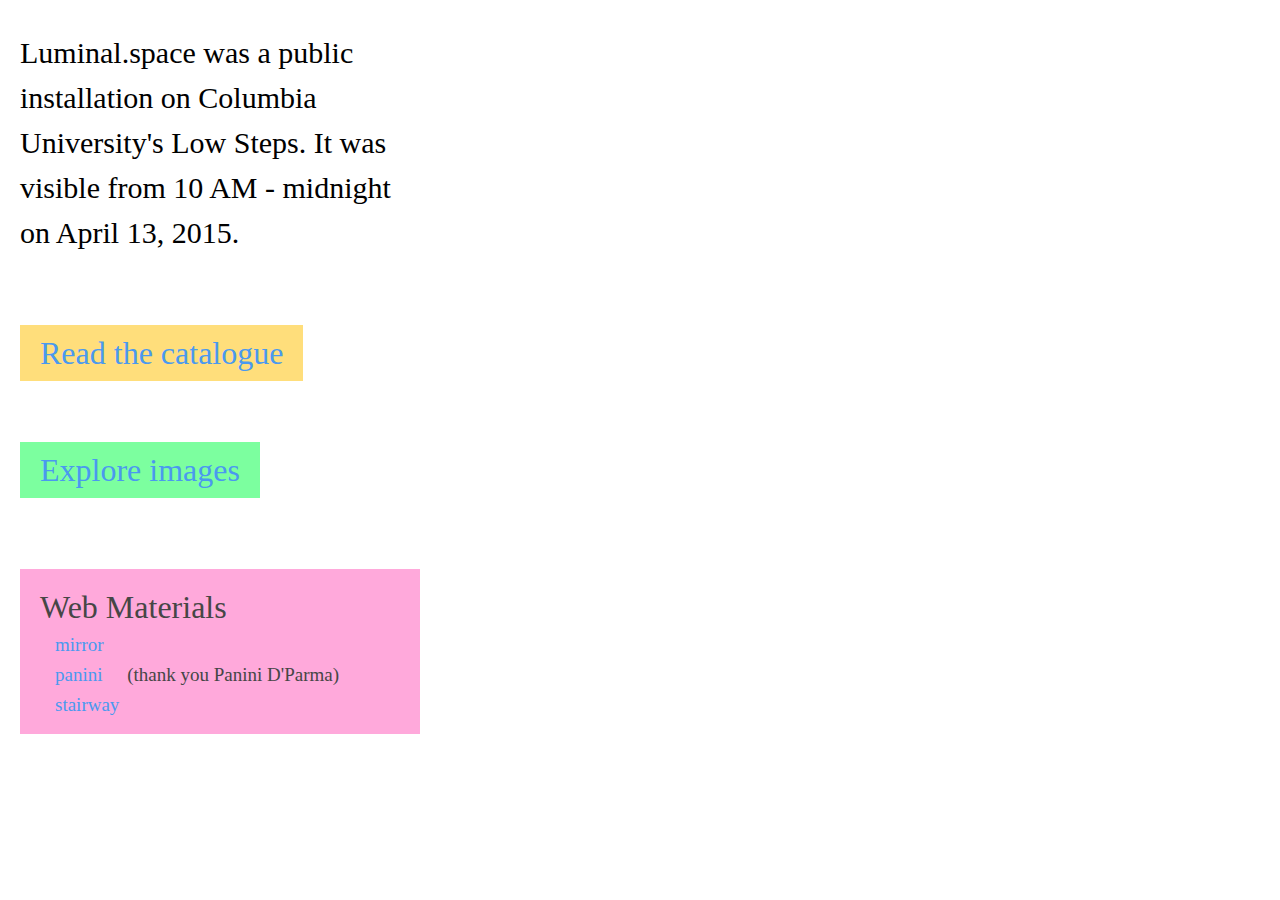
<file: index.html>
<!DOCTYPE html>
<html>
<head>
    <meta charset="utf-8">

    <meta property="og:title" content="Luminal Space"/>
    <meta property="og:description" content="a public art installation on low steps — April 9 2015"/>
    <meta property="og:type" content="website"/>
    <meta property="og:image" content="http://luminal.space/luminal_climb.png"/>
    <meta property="og:url" content="http://luminal.space/"/>
    <meta property="fb:admins" content="100000919641751"/>

    <style>
      body {
        margin: 0px 20px;
        max-width: 400px;
      }

      a {
        color: #4a99ef;
        text-decoration: none;
      }
        a:hover {
          color: #1676f5;
        }

      #retrospective-text {
        font-size: 30px;
        line-height: 45px;
        margin-bottom: 40px;
      }

      #catalogue-link-container {
        margin: 80px 0px 50px 0px;
      }

      #catalogue-link {
        padding: 10px 20px;
        background-color: #ffde7b;
        font-size: 32px;
      }

      #images-link-container {
        margin: 80px 0px 50px 0px;
      }

      #images-link {
        padding: 10px 20px;
        background-color: #7cff9f;
        font-size: 32px;
      }

      #web-links-container {
        margin-top: 80px;
        margin-bottom: 20px;
        padding: 20px 10px 10px 20px;
        background-color: #ffa9db;
        color: #464646;
      }

      #web-links-header {
        font-size: 32px;
        margin-bottom: 8px;
      }

      .web-link {
        margin-left: 15px;
        margin-bottom: 8px;
        font-size: 19px;
      }

      #thanks-panini {
        margin-left: 20px;
      }
    </style>
</head>
<body>
    <div id="retrospective-text">
      <p>
        Luminal.space was a public installation on Columbia University's Low Steps.
        It was visible from 10 AM - midnight on April 13, 2015.
      </p>
    </div>
    <div id="catalogue-link-container">
      <a id="catalogue-link" href="luminal-space-catalogue.pdf">Read the catalogue</a>
    </div>
    <div id="images-link-container">
      <a id="images-link" href="images">Explore images</a>
    </div>
    <div id="web-links-container">
      <div id="web-links-header">Web Materials</div>
      <div class="web-link">
        <a id="mirror-link" href="mirror">mirror</a>
      </div>
      <div class="web-link">
        <a id="panini-link" href="panini">panini</a> <span id="thanks-panini">(thank you Panini D'Parma)</span>
      </div>
      <div class="web-link">
        <a id="climb-link" href="climb">stairway</a>
      </div>
    </div>
</body>
</html>
</file>
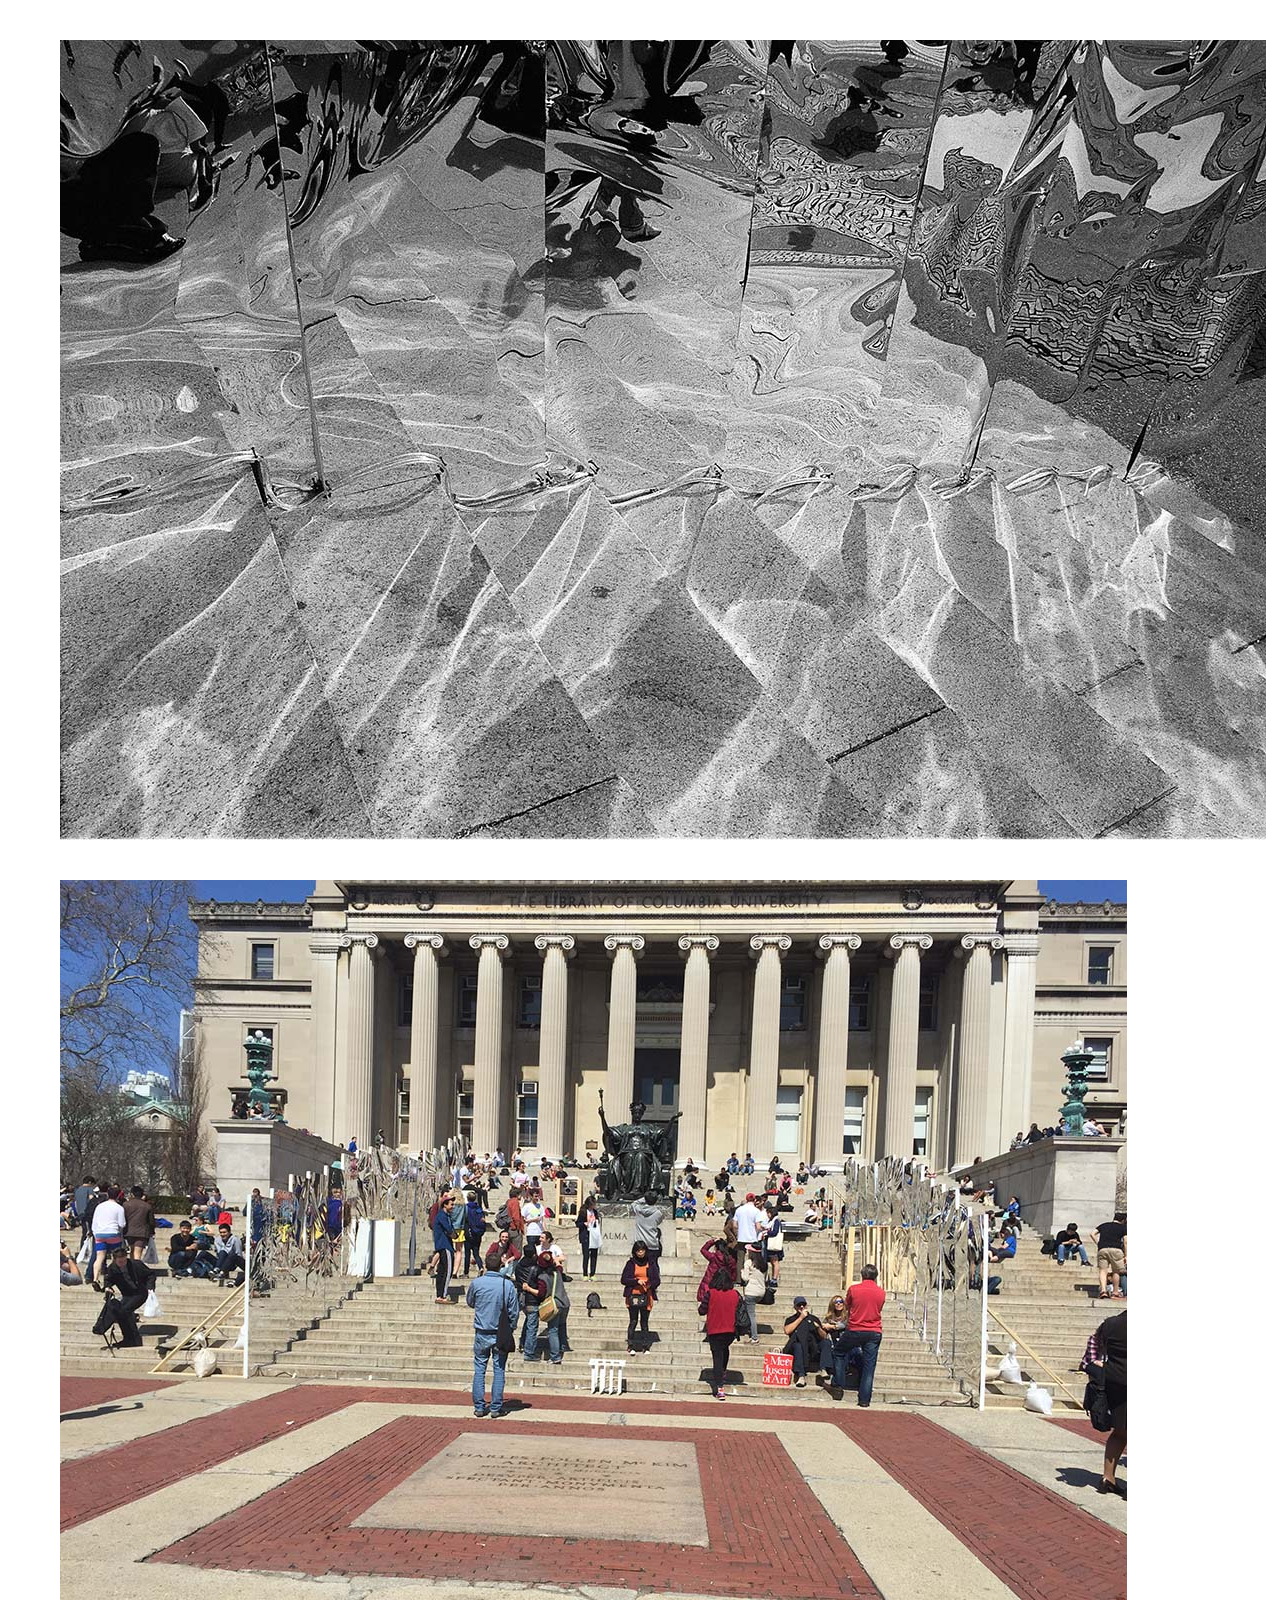
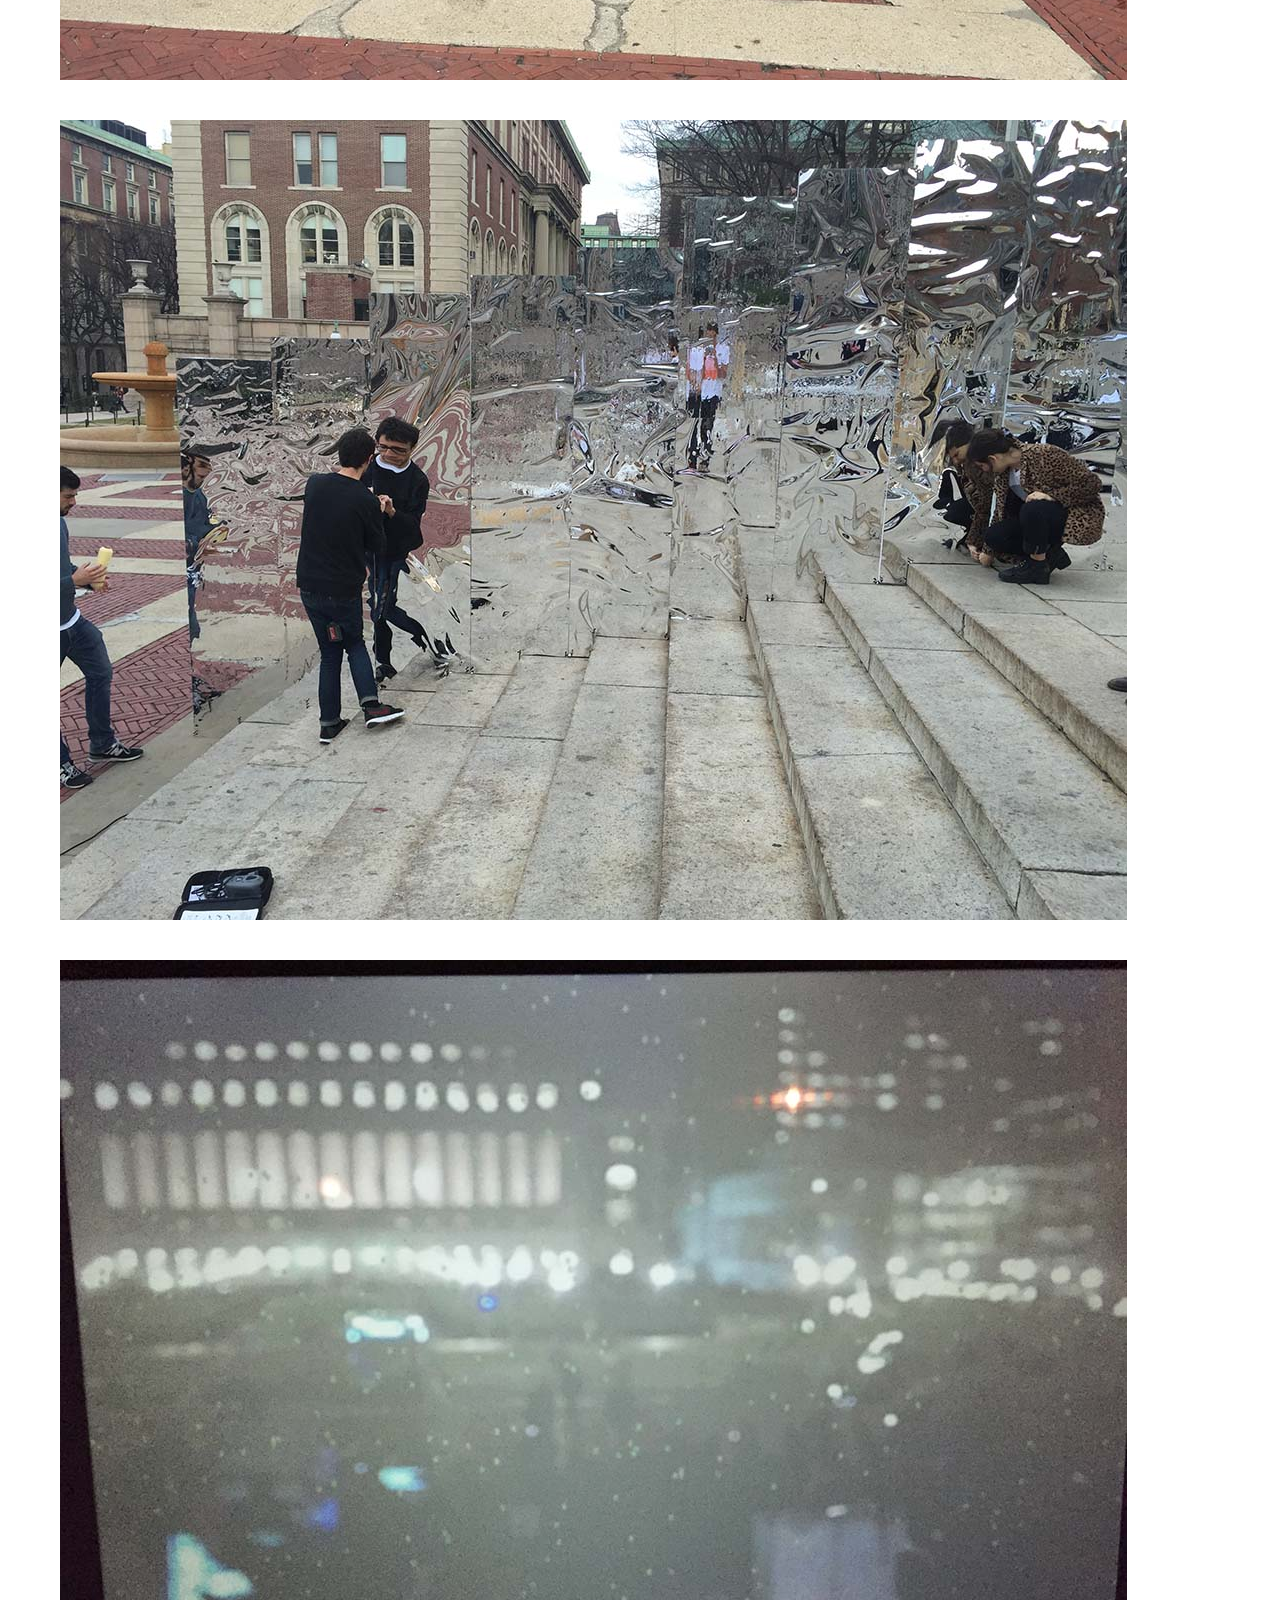
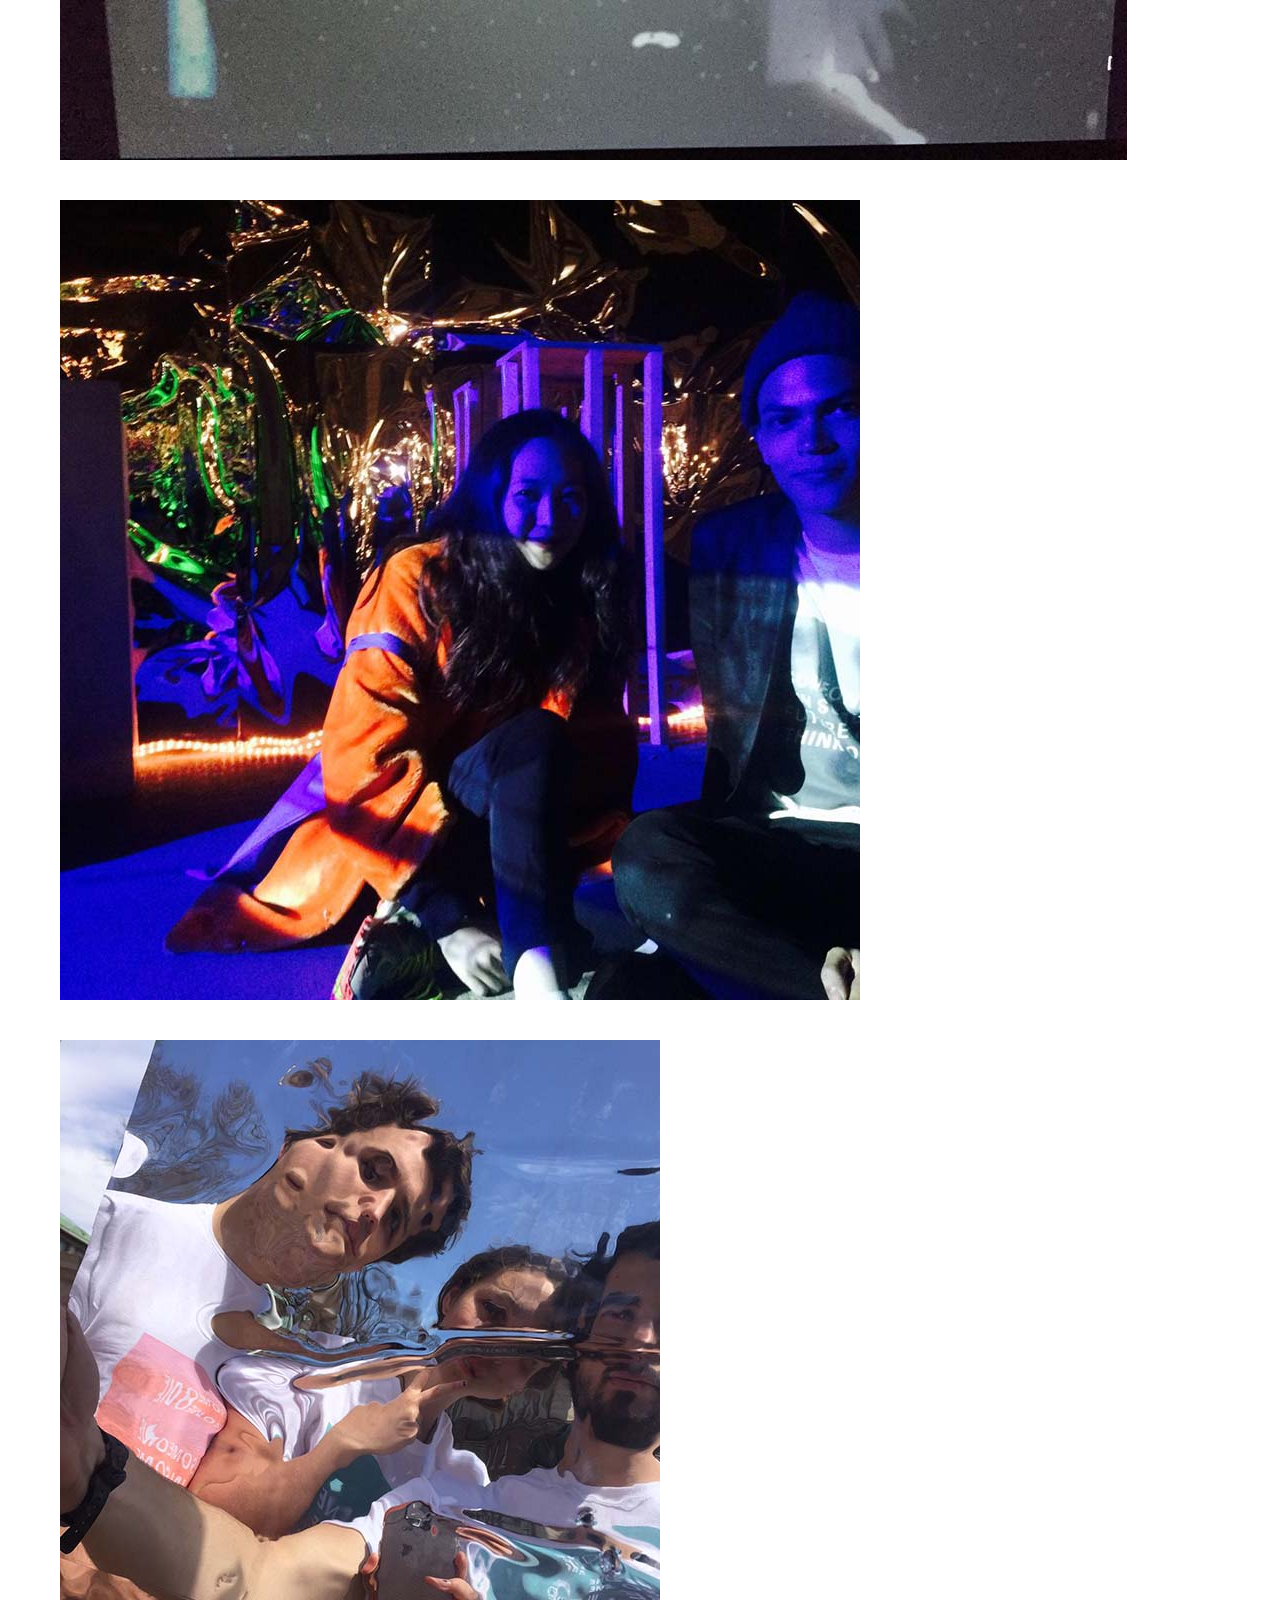
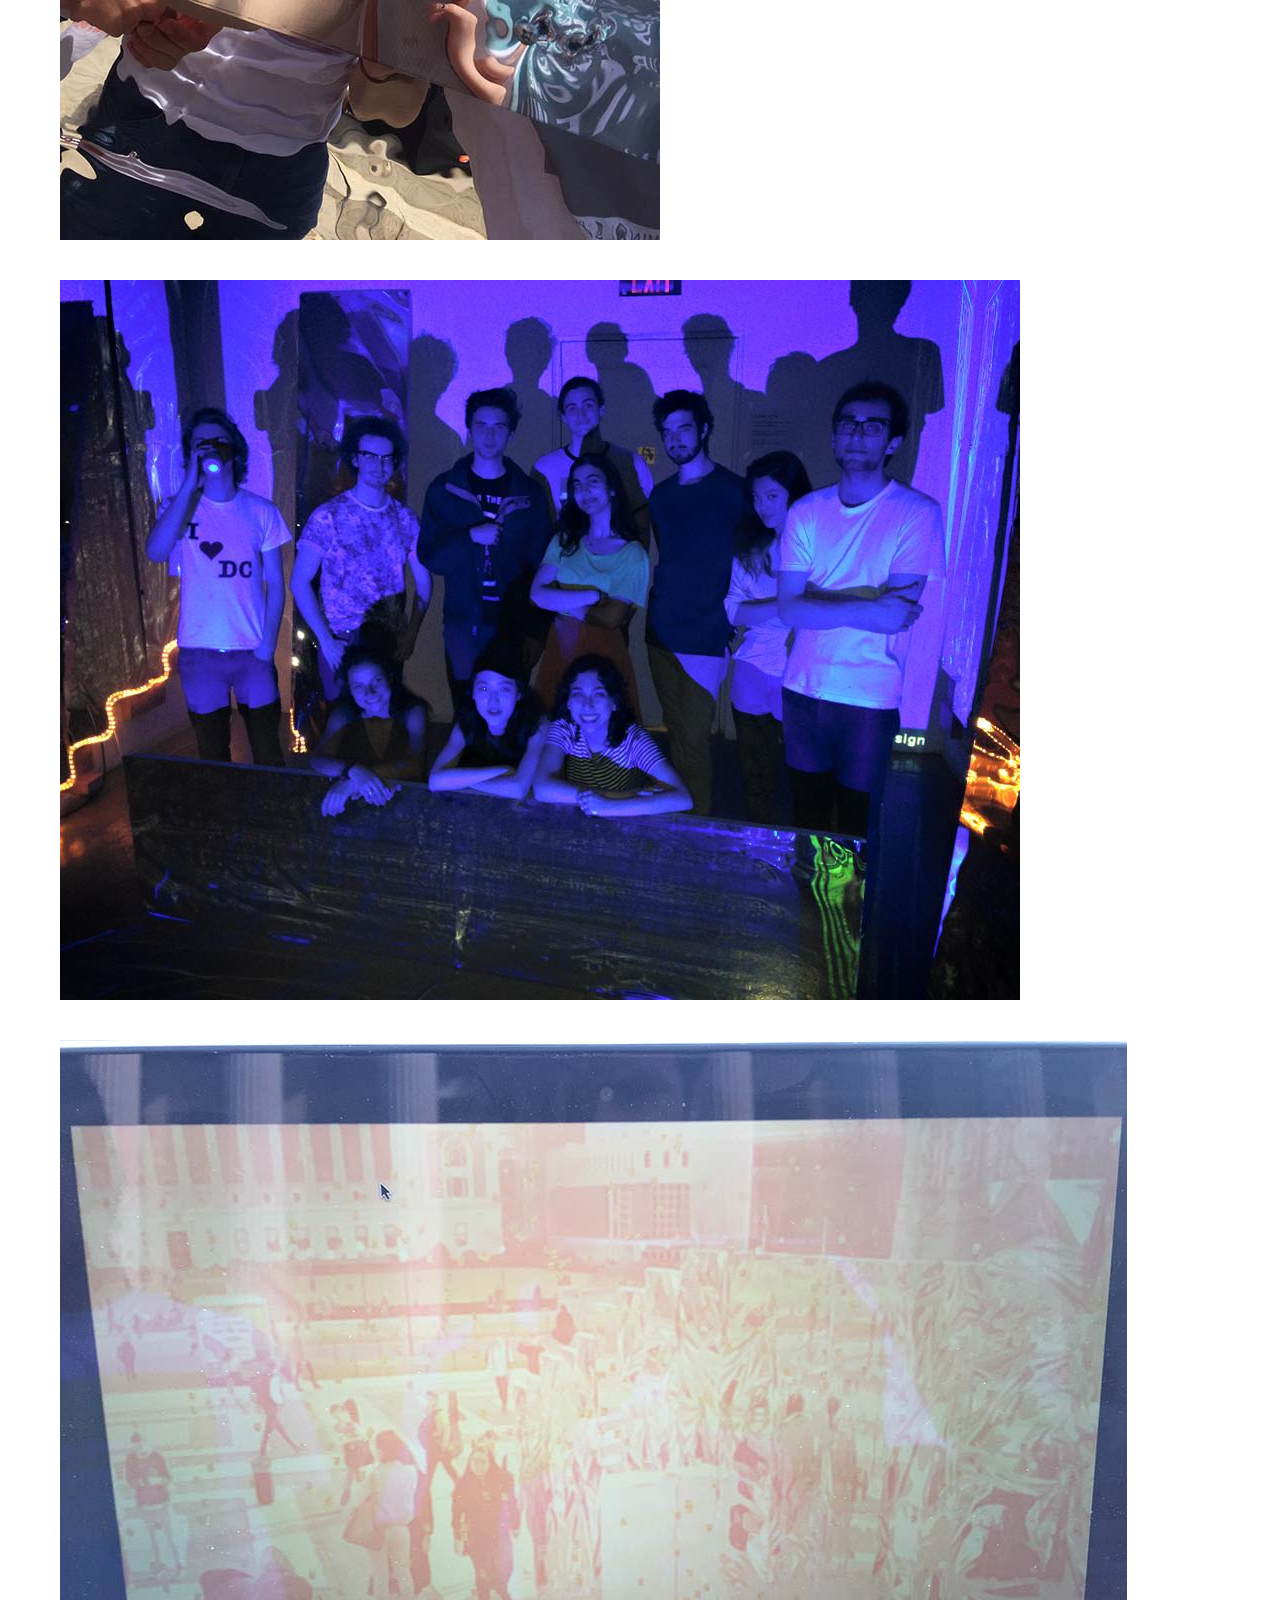
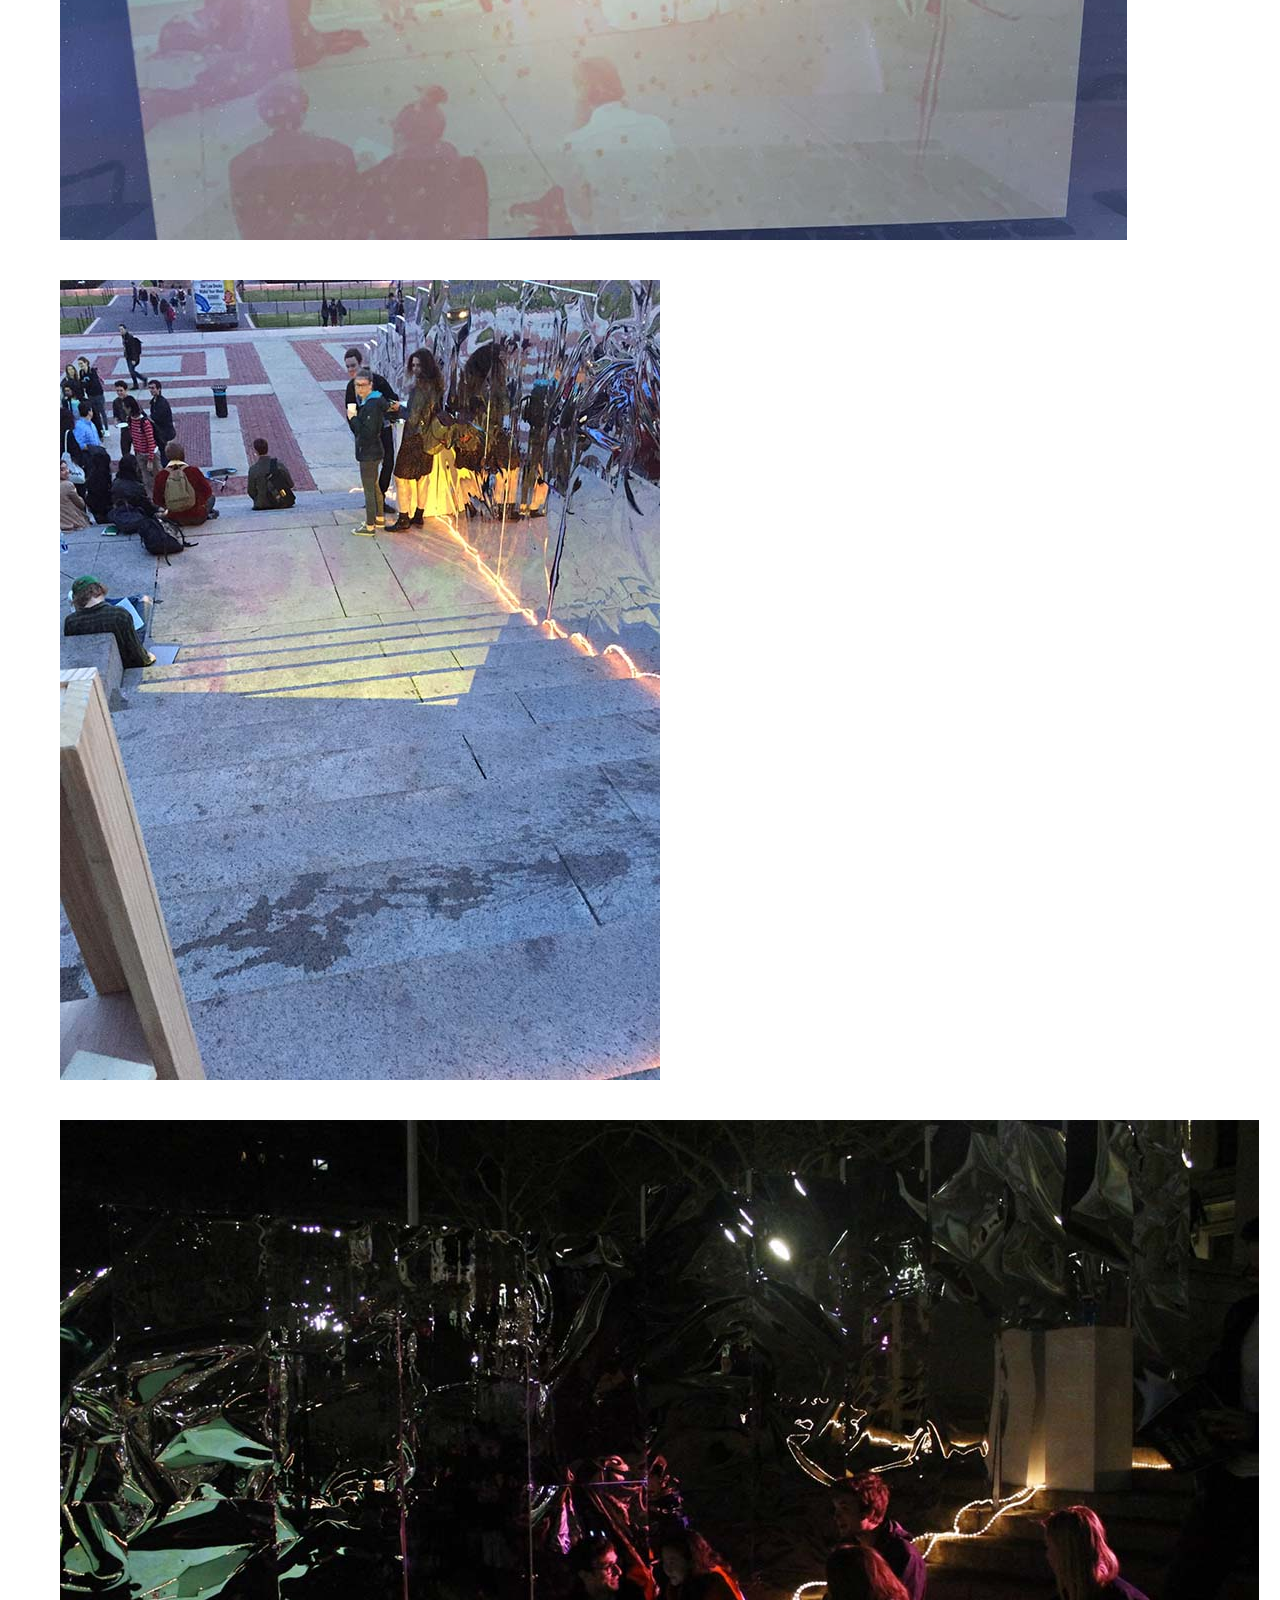
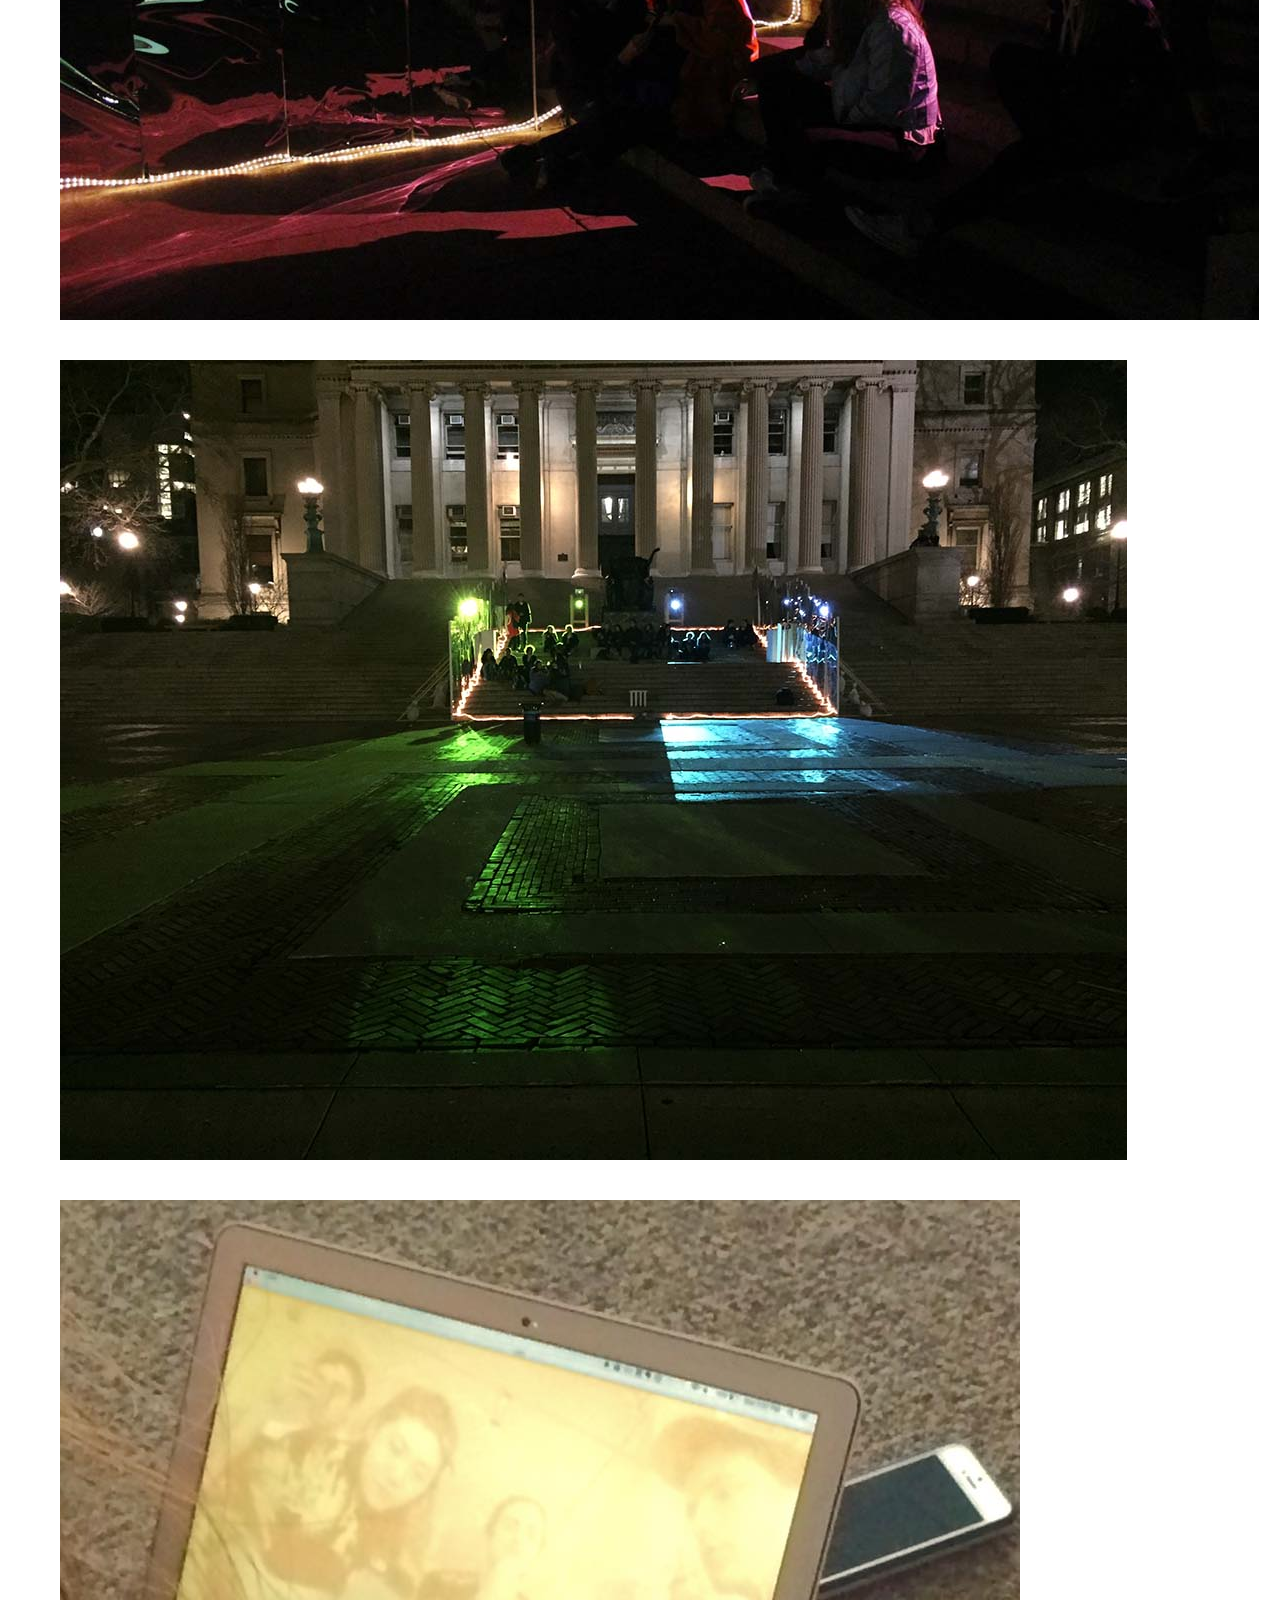
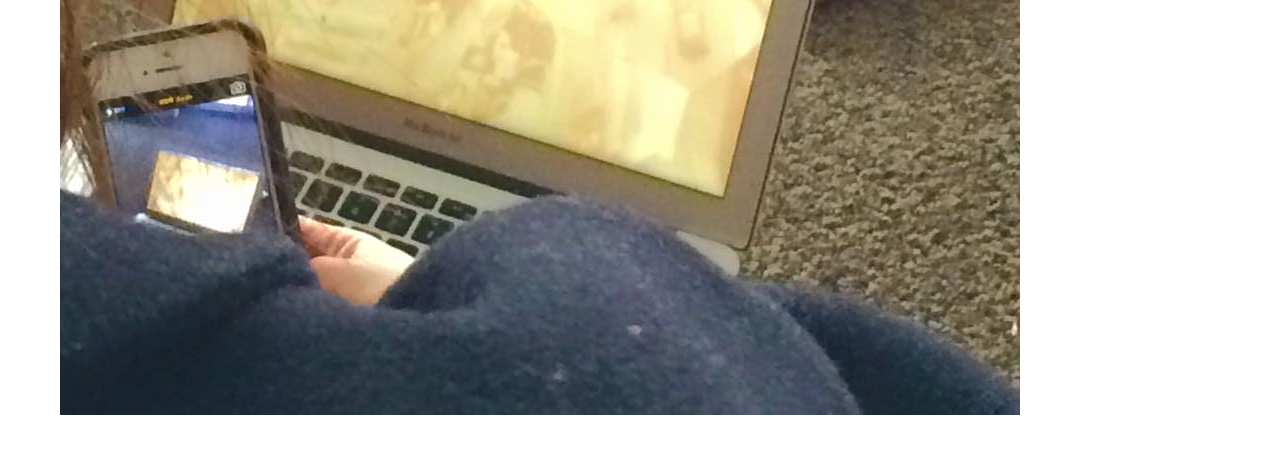
<file: images/index.html>
<!DOCTYPE html>
<html>
<head>
    <meta charset="utf-8">

    <meta property="og:title" content="Luminal Space"/>
    <meta property="og:description" content="a public art installation on low steps — April 9 2015"/>
    <meta property="og:type" content="website"/>
    <meta property="og:image" content="http://luminal.space/luminal_climb.png"/>
    <meta property="og:url" content="http://luminal.space/"/>
    <meta property="fb:admins" content="100000919641751"/>

    <style>
      body {
        margin: 20px;
      }

      #image-container {
        width: 100%;
        text-align: center;
      }

      #image-container img {
        margin: 40px;
        display: block;
      }
    </style>
</head>
<body>
    <div id="image-container">
      <img src="1.jpg" />
      <img src="2.jpg" />
      <img src="3.jpg" />
      <img src="4.jpg" />
      <img src="5.jpg" />
      <img src="6.jpg" />
      <img src="7.jpg" />
      <img src="8.jpg" />
      <img src="9.jpg" />
      <img src="10.jpg" />
      <img src="11.jpg" />
      <img src="12.jpg" />
    </div>
</body>
</html>
</file>
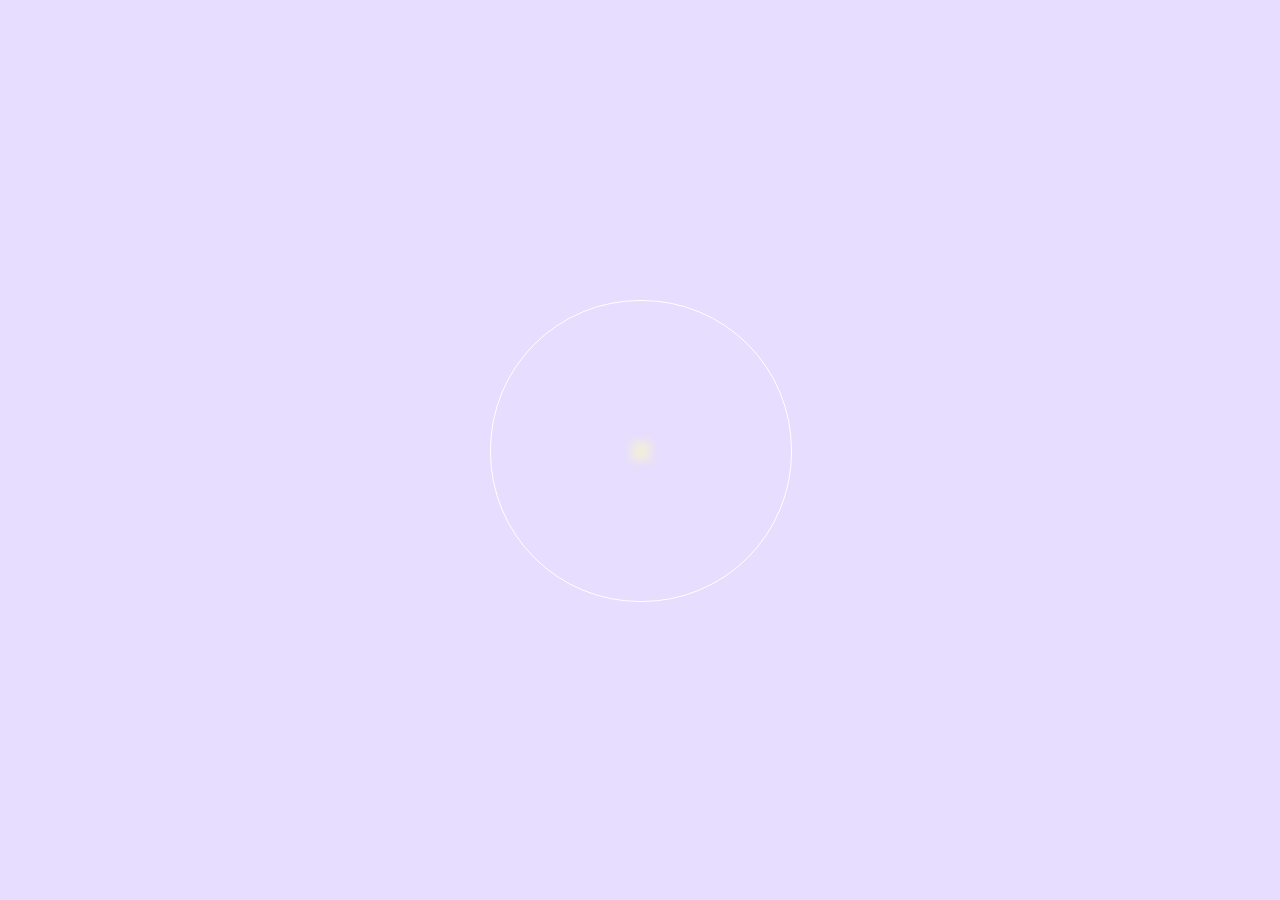
<file: mirror/index.html>
<!DOCTYPE html>
<html>
<head>
    <meta charset="utf-8">

    <link rel="stylesheet" href="./mirror.css">

    <link rel="icon" type="image/png" href="/favicon.png?v=1.0">

    <title>Luminal Space</title>

    <meta property="og:title" content="Luminal Space"/>
    <meta property="og:description" content="a public art installation on low steps — April 9 2015"/>
    <meta property="og:type" content="website"/>
    <meta property="og:image" content="http://luminal.space/luminal_climb.png"/>
    <meta property="og:url" content="http://luminal.space/mirror"/>
    <meta property="fb:admins" content="100000919641751"/>
</head>
<body>
    <div class="glow-circle">
      <div class="inner-circle"></div>
    </div>

    <div id="mirror"></div>
    <div class="mirror-error">I'll be your mirror if you would only let me</div>

    <div class="info-text event-info">
      <p>LUMINAL SPACE</p>
      <p>a public art installation</p>
      <p>on low steps</p>
      <p>one day only: April 9 2015</p>
      <p>morning - midnight</p>
    </div>

    <div class="info-text panini-info">
      <p>SOMEONE IN SOME FUTURE</p>
      <p>WILL REMEMBER US</p>
    </div>

    <script src="../jquery.min.js"></script>
    <script src="./webcam.min.js"></script>
    <script src="./wad.min.js"></script>
    <script src="./mirror.js"></script>
</body>
</html>
</file>
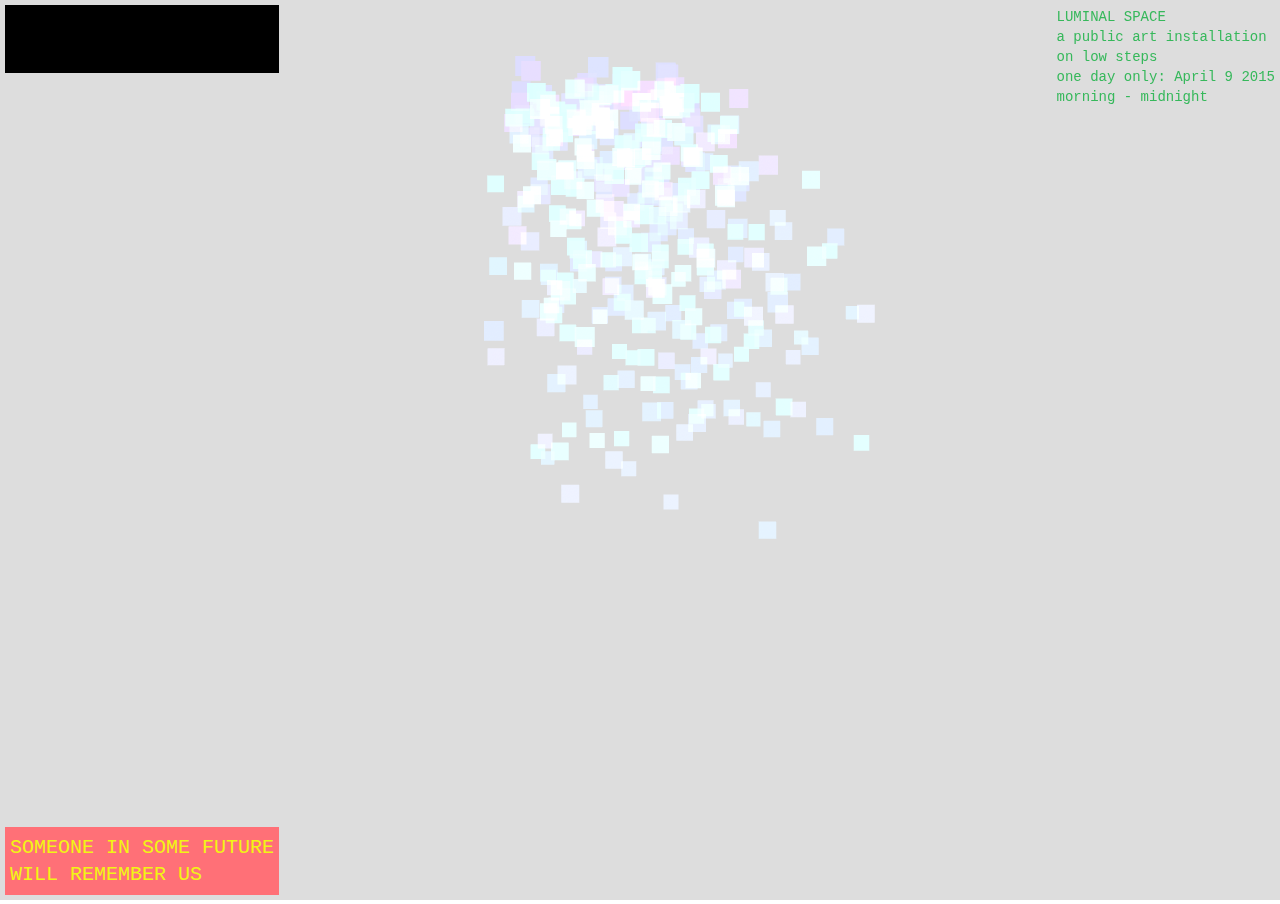
<file: panini/index.html>
<!DOCTYPE html>
<html>
<head>
    <meta charset="utf-8">

    <link rel="stylesheet" href="./panini.css">

    <link rel="icon" type="image/png" href="/favicon.png?v=1.0">

    <title>Luminal Space</title>

    <meta property="og:title" content="Luminal Space"/>
    <meta property="og:description" content="a public art installation on low steps — April 9 2015"/>
    <meta property="og:type" content="website"/>
    <meta property="og:image" content="http://luminal.space/luminal_climb.png"/>
    <meta property="og:url" content="http://luminal.space/panini"/>
    <meta property="fb:admins" content="100000919641751"/>
</head>
<body>

  <div class="info-text event-info">
    <p>LUMINAL SPACE</p>
    <p>a public art installation</p>
    <p>on low steps</p>
    <p>one day only: April 9 2015</p>
    <p>morning - midnight</p>
  </div>

  <div class="info-text panini-info">
    <p>SOMEONE IN SOME FUTURE</p>
    <p>WILL REMEMBER US</p>
  </div>

  <script src="../jquery.min.js"></script>
  <script src="./three.min.js"></script>
  <script src="../kutility.js"></script>
  <script src="./particles.js"></script>
  <script src="./flocking-no-jquery.min.js"></script>
  <script src="./panini.js"></script>
</body>
</html>
</file>
<file: mirror/mirror.css>
html, body {
  width: 100%;
  height: 100%;
  margin: 0;
  padding: 0;
  overflow: hidden;
}

body {
  background-color: #e6ddff
}

.glow-circle {
  position: fixed;
  top: 50%;
  left: 50%;
  width: 300px;
  height: 300px;
  margin-left: -150px;
  margin-top: -150px;
  border-radius: 150px;

  background-color: transparent;
  border: 1px solid white;

  cursor: pointer;
}

.inner-circle {
  position: absolute;
  top: 50%;
  left: 50%;

  background-color: #fefad4;

  box-shadow: 0px 0px 10px 10px #f2eedd;
}

#mirror {
  z-index: 1;
  position: absolute;
  left: 0;
  top: 0;
  width: 100%;
  height: 100%;
  display: none;
}

.mirror-error {
  z-index: 2;
  display: none;
  position: absolute;
  height: 60px;
  line-height: 60px;
  top: 50%;
  margin-top: -30px;
  width: 430px;
  left: 50%;
  margin-left: -215px;

  text-align: center;
  color: #e91f1f;
  background-color: white;
  font-size: 22px;
  font-style: italic;
  text-decoration: underline;
}

.info-text {
  z-index: 10000;
  position: absolute;
  padding: 5px;
  display: none;
}
.info-text p {
  margin: 4px 0px;
}

.event-info {
  top: 0px;
  right: 0px;

  font-family: Monospace;
  font-size: 14px;
  color: #f2f514;
}

.panini-info {
  top: 0px;
  left: 0px;

  font-family: sans-serif;
  font-size: 14px;
  color: #f11042;
}
.panini-info p {
  padding: 4px;
  background-color: #7cff78;
}
</file>
<file: panini/panini.css>
html, body {
  width: 100%;
  height: 100%;
  margin: 0;
  padding: 0;
  overflow: hidden;
}

.info-text {
  z-index: 10000;
  position: absolute;
  padding: 5px;
}
.info-text p {
  margin: 4px 0px;
}

.event-info {
  top: 0px;
  right: 0px;

  font-family: Monospace;
  font-size: 14px;
  color: #36b85b;
}

.panini-info {
  bottom: 0px;
  left: 0px;

  font-family: Monospace;
  font-size: 20px;
  color: #f2f514;
  background-color: #ff7077;
  margin: 5px;
}
.panini-info h1 {
  margin: 6px 0px;
  text-decoration: underline;
}
</file>
